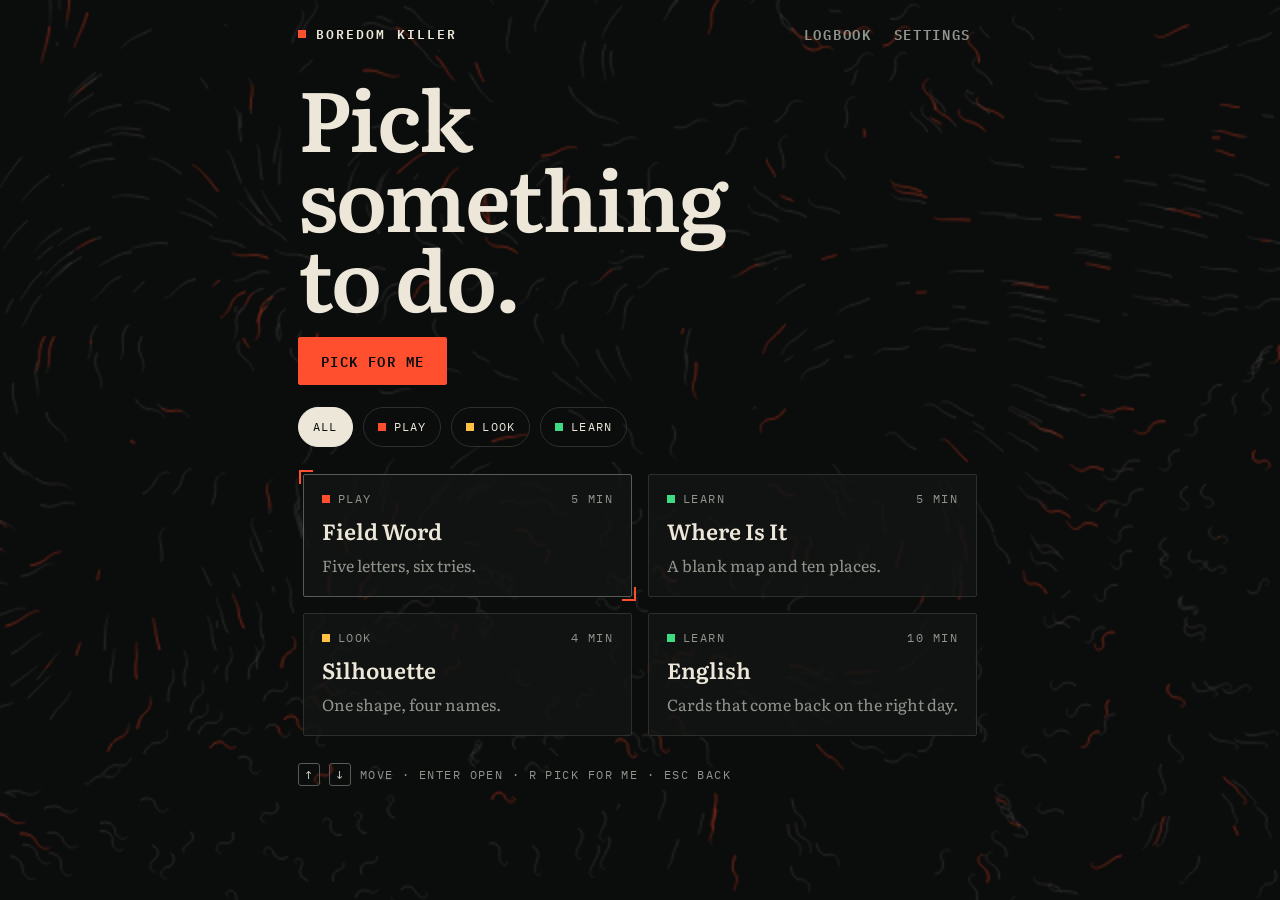
<file: app/index.html>
<!doctype html>
<html lang="es-AR">
<head>
<meta charset="utf-8">
<meta name="viewport" content="width=device-width, initial-scale=1, viewport-fit=cover">
<meta name="theme-color" content="#0b0c0c">
<meta name="color-scheme" content="dark">
<meta name="apple-mobile-web-app-capable" content="yes">
<meta name="mobile-web-app-capable" content="yes">
<meta name="apple-mobile-web-app-title" content="Boredom Killer">
<meta name="apple-mobile-web-app-status-bar-style" content="black">
<title>Boredom Killer</title>
<link rel="manifest" href="./manifest.json">
<link rel="icon" href="./iconos/icono-192.png" type="image/png">
<link rel="apple-touch-icon" href="./iconos/apple-touch-icon.png">
<link rel="stylesheet" href="./estilos/base.css">
<link rel="stylesheet" href="./estilos/app.css">
</head>
<body>
<canvas class="fondo" id="fondo" aria-hidden="true"></canvas>
<header class="cabecera">
  <a class="marca" id="marca" href="#/"><i class="punto" aria-hidden="true"></i><span></span></a>
  <nav class="nav"><a class="boton quieto" id="enlace-carnet" href="#/carnet"></a><a class="boton quieto" id="enlace-ajustes" href="#/ajustes"></a></nav>
</header>
<main id="vista"></main>
<script type="module" src="./nucleo/app.js"></script>
</body>
</html>
</file>
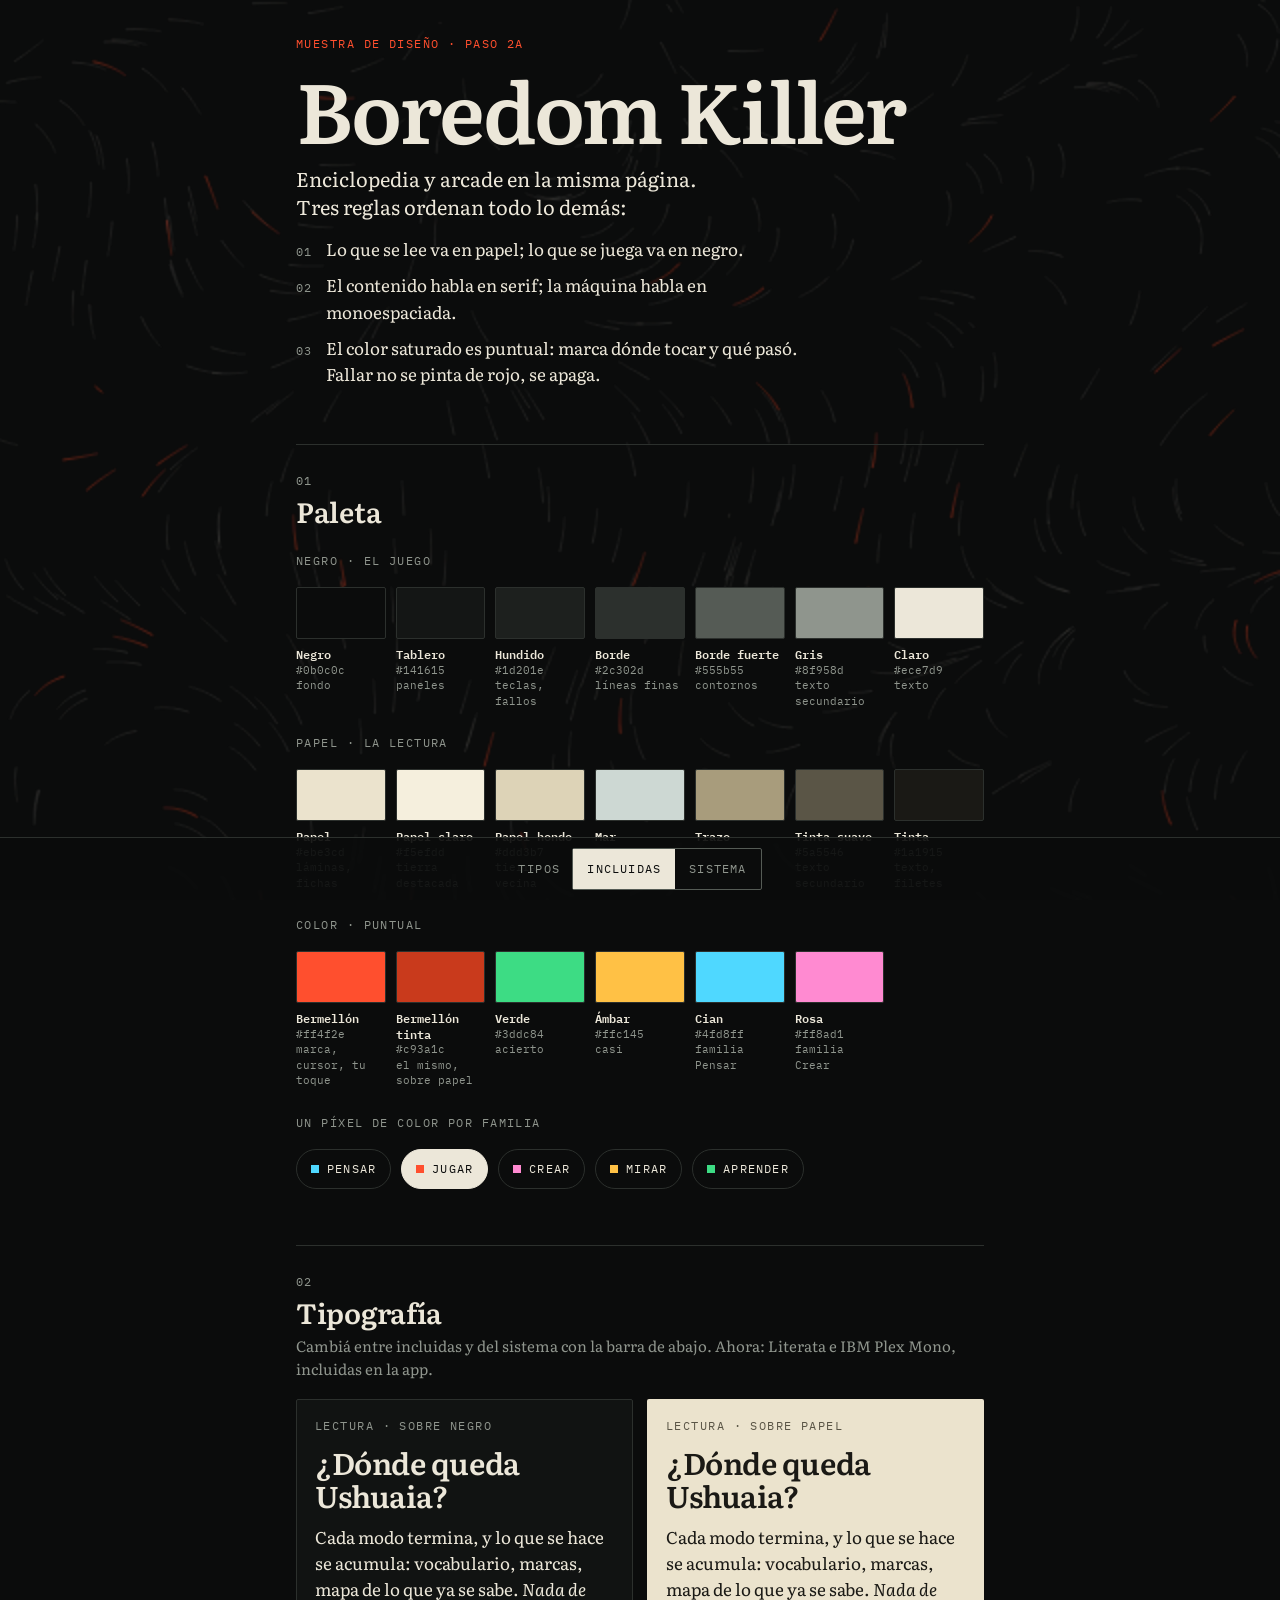
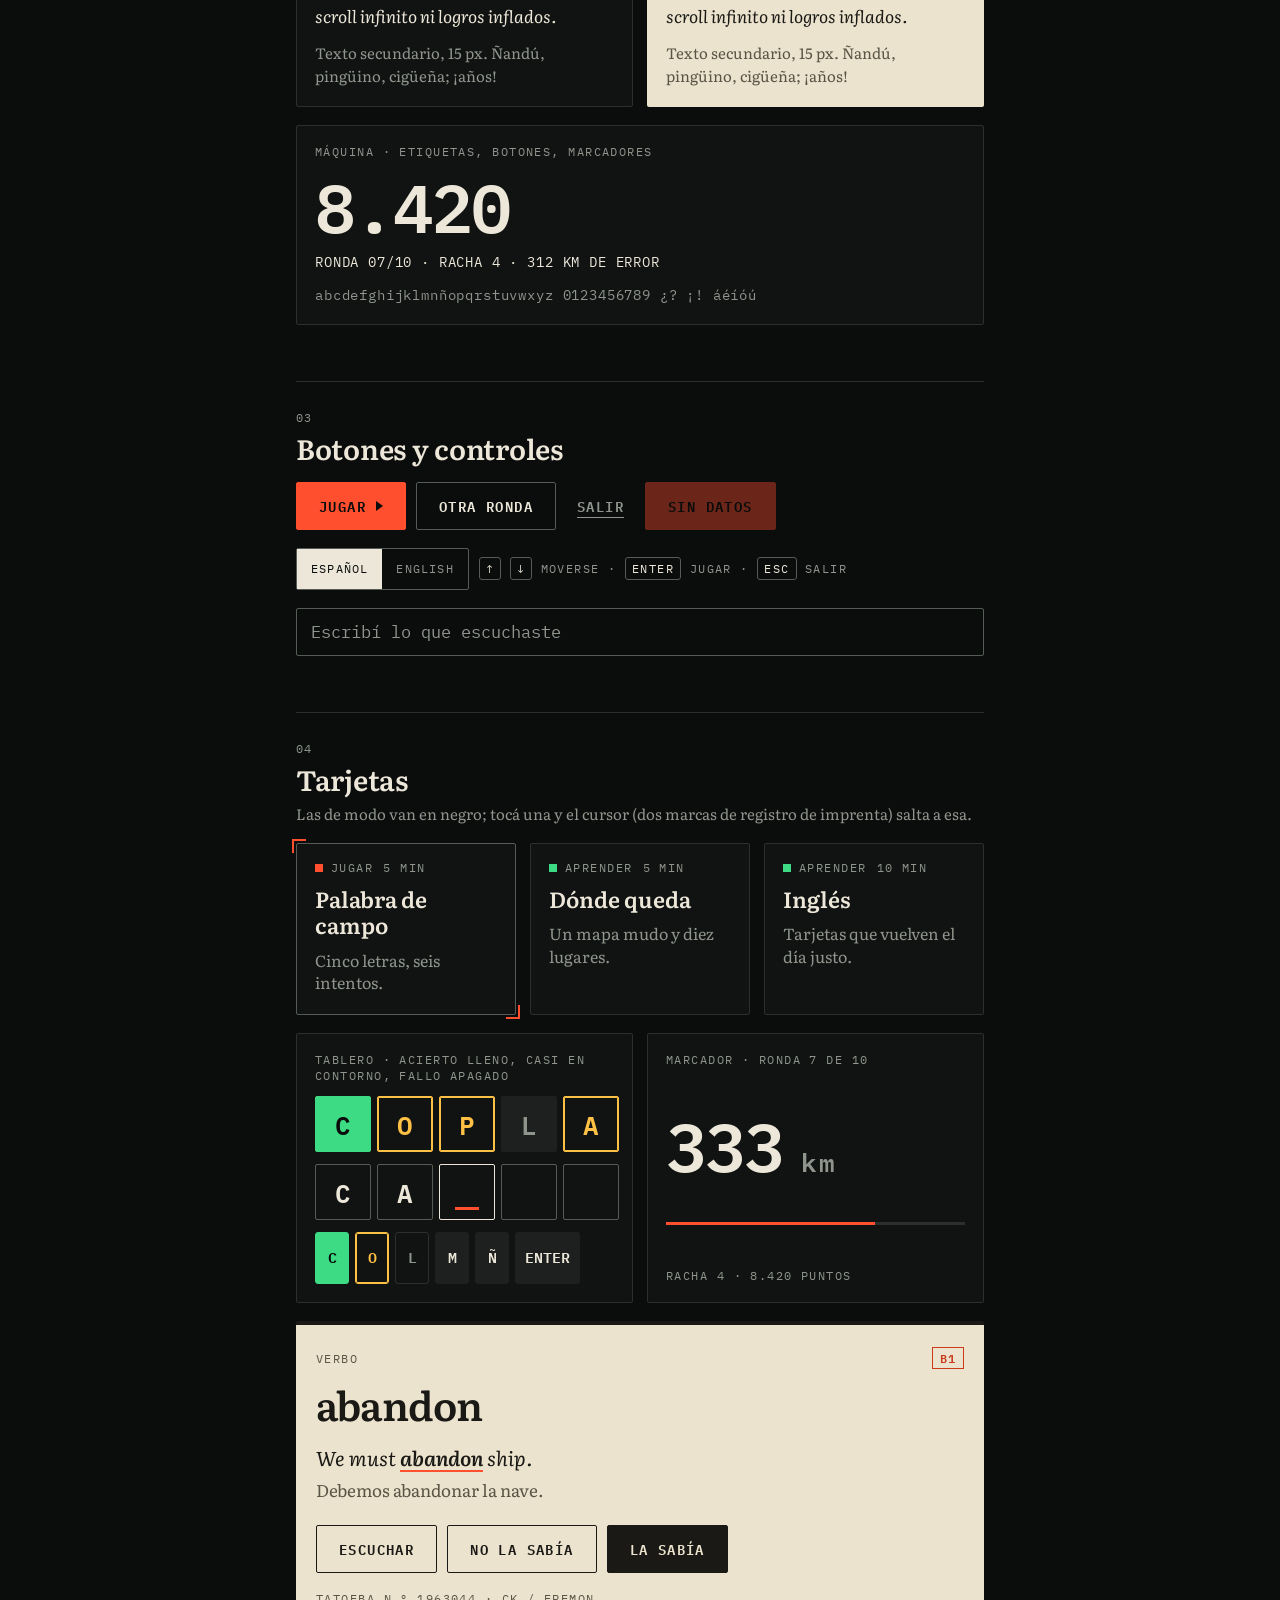
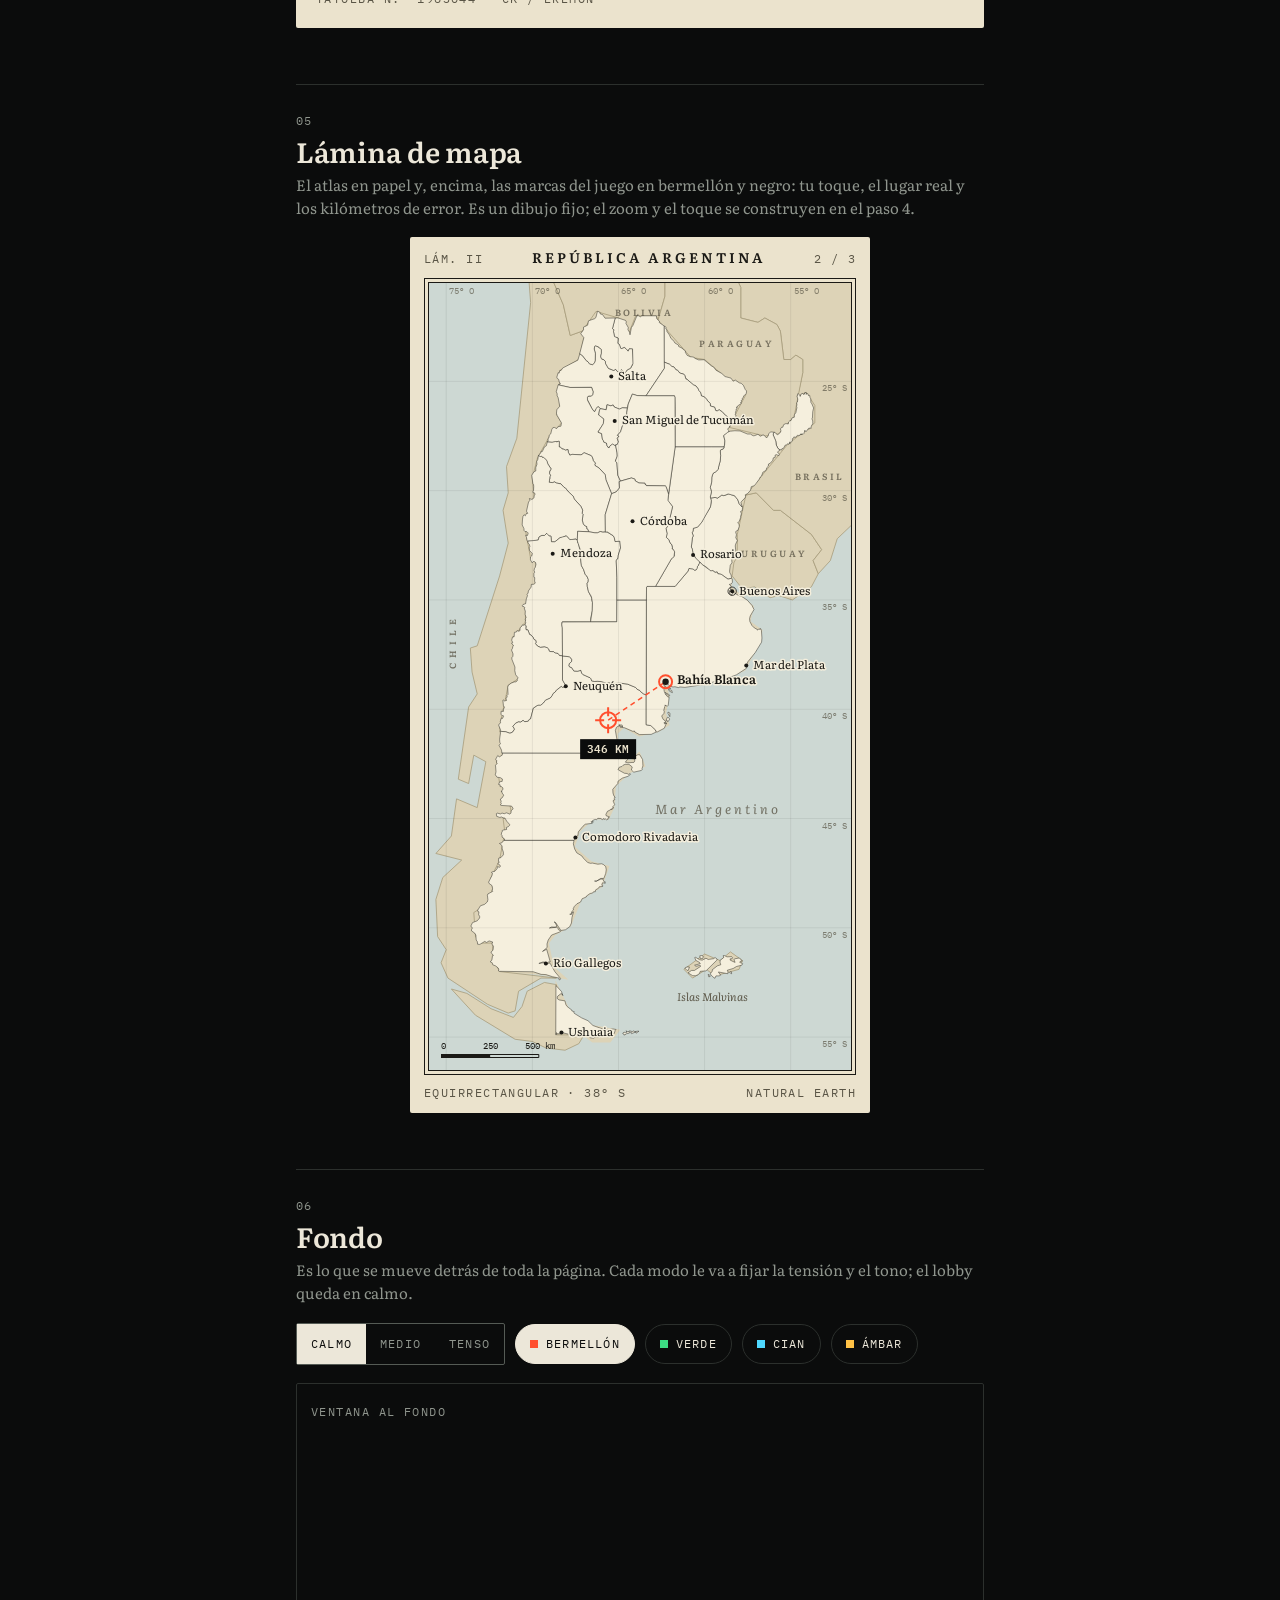
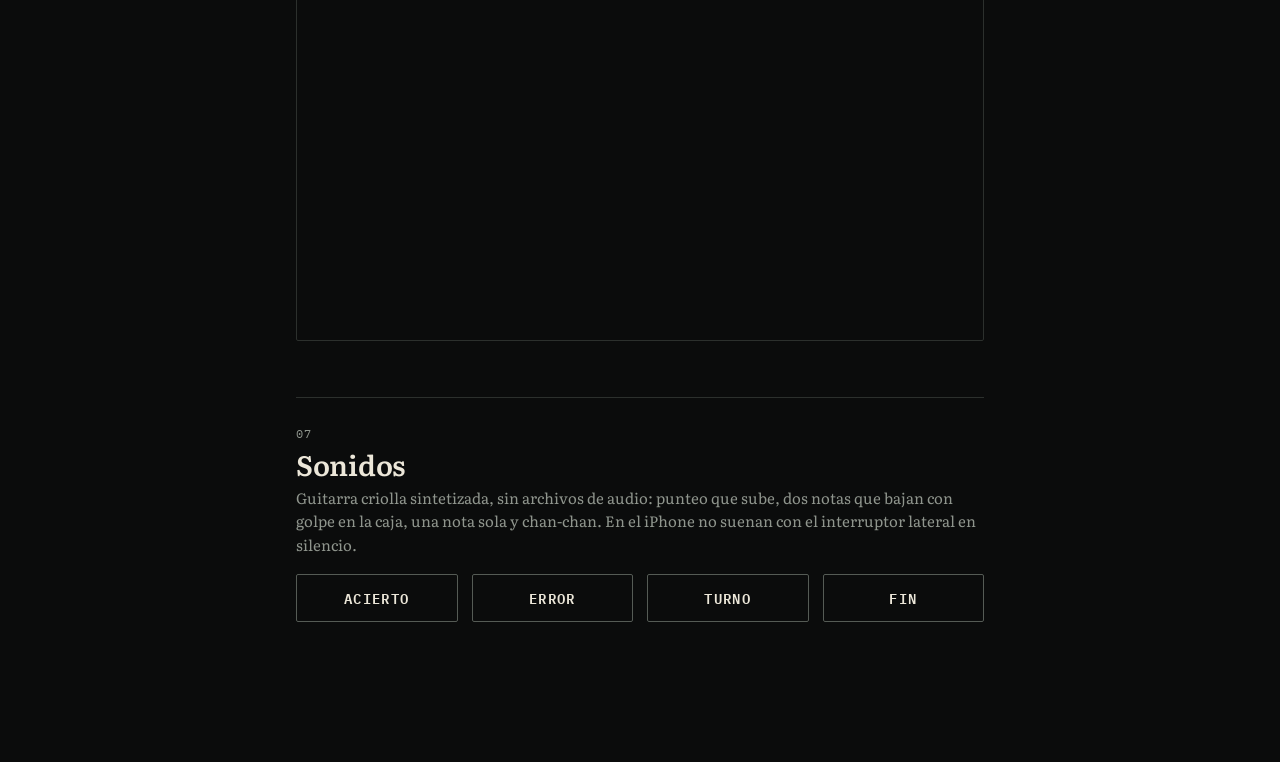
<file: muestra/index.html>
<!doctype html>
<html lang="es-AR">
<head>
<meta charset="utf-8">
<meta name="viewport" content="width=device-width, initial-scale=1, viewport-fit=cover">
<meta name="theme-color" content="#0b0c0c">
<title>Muestra de diseño — Boredom Killer</title>
<link rel="stylesheet" href="../app/estilos/base.css">
<link rel="stylesheet" href="./muestra.css">
</head>
<body>
<canvas class="fondo" id="fondo" aria-hidden="true"></canvas>

<main class="hoja">
  <header class="portada">
    <p class="etiqueta acento">Muestra de diseño · paso 2a</p>
    <h1>Boredom Killer</h1>
    <p class="bajada">Enciclopedia y arcade en la misma página. Tres reglas ordenan todo lo demás:</p>
    <ol class="reglas">
      <li><span class="etiqueta">01</span> Lo que se lee va en papel; lo que se juega va en negro.</li>
      <li><span class="etiqueta">02</span> El contenido habla en serif; la máquina habla en monoespaciada.</li>
      <li><span class="etiqueta">03</span> El color saturado es puntual: marca dónde tocar y qué pasó. Fallar no se pinta de rojo, se apaga.</li>
    </ol>
  </header>

  <section class="seccion" id="paleta">
    <header><p class="etiqueta">01</p><h2>Paleta</h2></header>
    <h3 class="etiqueta">Negro · el juego</h3>
    <div class="colores" data-colores="negro:Negro:fondo|tablero:Tablero:paneles|hundido:Hundido:teclas, fallos|borde:Borde:líneas finas|borde-fuerte:Borde fuerte:contornos|gris:Gris:texto secundario|claro:Claro:texto"></div>
    <h3 class="etiqueta">Papel · la lectura</h3>
    <div class="colores" data-colores="papel:Papel:láminas, fichas|papel-claro:Papel claro:tierra destacada|papel-hondo:Papel hondo:tierra vecina|mar:Mar:agua|trazo:Trazo:fronteras vecinas|tinta-suave:Tinta suave:texto secundario|tinta:Tinta:texto, filetes"></div>
    <h3 class="etiqueta">Color · puntual</h3>
    <div class="colores" data-colores="bermellon:Bermellón:marca, cursor, tu toque|bermellon-tinta:Bermellón tinta:el mismo, sobre papel|verde:Verde:acierto|ambar:Ámbar:casi|cian:Cian:familia Pensar|rosa:Rosa:familia Crear"></div>
    <h3 class="etiqueta">Un píxel de color por familia</h3>
    <div class="fila" id="sel-familia">
      <button class="chip f-pensar" aria-pressed="false"><i class="punto"></i>Pensar</button>
      <button class="chip f-jugar" aria-pressed="true"><i class="punto"></i>Jugar</button>
      <button class="chip f-crear" aria-pressed="false"><i class="punto"></i>Crear</button>
      <button class="chip f-mirar" aria-pressed="false"><i class="punto"></i>Mirar</button>
      <button class="chip f-aprender" aria-pressed="false"><i class="punto"></i>Aprender</button>
    </div>
  </section>

  <section class="seccion" id="tipos">
    <header><p class="etiqueta">02</p><h2>Tipografía</h2>
      <p class="nota">Cambiá entre incluidas y del sistema con la barra de abajo. Ahora: <span id="tipos-ahora"></span>.</p></header>
    <div class="dos">
      <div class="panel">
        <p class="etiqueta">Lectura · sobre negro</p>
        <h3 class="grande">¿Dónde queda Ushuaia?</h3>
        <p>Cada modo termina, y lo que se hace se acumula: vocabulario, marcas, mapa de lo que ya se sabe. <em>Nada de scroll infinito ni logros inflados.</em></p>
        <p class="nota">Texto secundario, 15 px. Ñandú, pingüino, cigüeña; ¡años!</p>
      </div>
      <div class="panel papel sin-borde">
        <p class="etiqueta">Lectura · sobre papel</p>
        <h3 class="grande">¿Dónde queda Ushuaia?</h3>
        <p>Cada modo termina, y lo que se hace se acumula: vocabulario, marcas, mapa de lo que ya se sabe. <em>Nada de scroll infinito ni logros inflados.</em></p>
        <p class="nota">Texto secundario, 15 px. Ñandú, pingüino, cigüeña; ¡años!</p>
      </div>
    </div>
    <div class="panel">
      <p class="etiqueta">Máquina · etiquetas, botones, marcadores</p>
      <p class="cifra">8.420</p>
      <p class="maquina">RONDA 07/10 · RACHA 4 · 312 KM DE ERROR</p>
      <p class="maquina tenue">abcdefghijklmnñopqrstuvwxyz 0123456789 ¿? ¡! áéíóú</p>
    </div>
  </section>

  <section class="seccion" id="botones">
    <header><p class="etiqueta">03</p><h2>Botones y controles</h2></header>
    <div class="fila">
      <button class="boton">Jugar <i class="flecha"></i></button>
      <button class="boton segundo">Otra ronda</button>
      <button class="boton quieto">Salir</button>
      <button class="boton" disabled>Sin datos</button>
    </div>
    <div class="fila">
      <div class="selector" id="sel-idioma" role="group" aria-label="Idioma">
        <button aria-pressed="true">Español</button><button aria-pressed="false">English</button>
      </div>
      <p class="etiqueta teclas"><kbd>↑</kbd> <kbd>↓</kbd> moverse · <kbd>Enter</kbd> jugar · <kbd>Esc</kbd> salir</p>
    </div>
    <input class="campo" type="text" placeholder="Escribí lo que escuchaste" autocomplete="off" autocapitalize="off" spellcheck="false" aria-label="Campo de ejemplo">
  </section>

  <section class="seccion" id="tarjetas">
    <header><p class="etiqueta">04</p><h2>Tarjetas</h2>
      <p class="nota">Las de modo van en negro; tocá una y el cursor (dos marcas de registro de imprenta) salta a esa.</p></header>
    <div class="grilla" id="lobby">
      <button class="tarjeta" aria-current="true">
        <span class="cabeza etiqueta"><span class="f-jugar"><i class="punto"></i>Jugar</span><span>5 min</span></span>
        <h3>Palabra de campo</h3>
        <span class="linea">Cinco letras, seis intentos.</span>
      </button>
      <button class="tarjeta">
        <span class="cabeza etiqueta"><span class="f-aprender"><i class="punto"></i>Aprender</span><span>5 min</span></span>
        <h3>Dónde queda</h3>
        <span class="linea">Un mapa mudo y diez lugares.</span>
      </button>
      <button class="tarjeta">
        <span class="cabeza etiqueta"><span class="f-aprender"><i class="punto"></i>Aprender</span><span>10 min</span></span>
        <h3>Inglés</h3>
        <span class="linea">Tarjetas que vuelven el día justo.</span>
      </button>
    </div>

    <div class="dos">
      <div class="panel tablero">
        <p class="etiqueta">Tablero · acierto lleno, casi en contorno, fallo apagado</p>
        <div class="casillas"><span class="casilla acierto">C</span><span class="casilla casi">O</span><span class="casilla casi">P</span><span class="casilla fallo">L</span><span class="casilla casi">A</span></div>
        <div class="casillas"><span class="casilla">C</span><span class="casilla">A</span><span class="casilla cursor"></span><span class="casilla"></span><span class="casilla"></span></div>
        <div class="fila teclado">
          <button class="tecla acierto">C</button><button class="tecla casi">O</button><button class="tecla fallo">L</button><button class="tecla">M</button><button class="tecla">Ñ</button><button class="tecla">Enter</button>
        </div>
      </div>
      <div class="panel marcador">
        <p class="etiqueta">Marcador · ronda 7 de 10</p>
        <p class="cifra">333<small> km</small></p>
        <div class="medidor" style="--v:70%"><i></i></div>
        <p class="etiqueta">Racha 4 · 8.420 puntos</p>
      </div>
    </div>

    <article class="ficha papel">
      <p class="cabeza etiqueta"><span>Verbo</span><span class="nivel">B1</span></p>
      <h3 class="voz">abandon</h3>
      <p class="ejemplo" lang="en">We must <b>abandon</b> ship.</p>
      <p class="traduccion">Debemos abandonar la nave.</p>
      <div class="fila">
        <button class="boton segundo">Escuchar</button>
        <button class="boton segundo">No la sabía</button>
        <button class="boton">La sabía</button>
      </div>
      <p class="etiqueta">Tatoeba n.º 1963044 · CK / Eremon</p>
    </article>
  </section>

  <section class="seccion" id="lamina">
    <header><p class="etiqueta">05</p><h2>Lámina de mapa</h2>
      <p class="nota">El atlas en papel y, encima, las marcas del juego en bermellón y negro: tu toque, el lugar real y los kilómetros de error. Es un dibujo fijo; el zoom y el toque se construyen en el paso 4.</p></header>
    <figure class="lamina papel">
      <div class="lamina-cabeza"><span class="etiqueta">Lám. II</span><span class="lamina-titulo">República Argentina</span><span class="etiqueta">2 / 3</span></div>
      <div class="lamina-cuadro"><canvas id="mapa" role="img" aria-label="Mapa de la Argentina con una jugada de ejemplo"></canvas></div>
      <figcaption class="lamina-pie etiqueta"><span>Equirrectangular · 38° S</span><span>Natural Earth</span></figcaption>
    </figure>
  </section>

  <section class="seccion" id="fondo-seccion">
    <header><p class="etiqueta">06</p><h2>Fondo</h2>
      <p class="nota">Es lo que se mueve detrás de toda la página. Cada modo le va a fijar la tensión y el tono; el lobby queda en calmo.</p></header>
    <div class="fila">
      <div class="selector" id="sel-fondo" role="group" aria-label="Intensidad del fondo">
        <button data-valor="0.1" aria-pressed="true">Calmo</button><button data-valor="0.5" aria-pressed="false">Medio</button><button data-valor="0.95" aria-pressed="false">Tenso</button>
      </div>
      <div class="fila" id="sel-tono" role="group" aria-label="Tono del fondo">
        <button class="chip f-jugar" data-valor="bermellon" aria-pressed="true"><i class="punto"></i>Bermellón</button>
        <button class="chip f-aprender" data-valor="verde" aria-pressed="false"><i class="punto"></i>Verde</button>
        <button class="chip f-pensar" data-valor="cian" aria-pressed="false"><i class="punto"></i>Cian</button>
        <button class="chip f-mirar" data-valor="ambar" aria-pressed="false"><i class="punto"></i>Ámbar</button>
      </div>
    </div>
    <div class="ventana"><span class="etiqueta">Ventana al fondo</span></div>
  </section>

  <section class="seccion" id="sonidos">
    <header><p class="etiqueta">07</p><h2>Sonidos</h2>
      <p class="nota">Guitarra criolla sintetizada, sin archivos de audio: punteo que sube, dos notas que bajan con golpe en la caja, una nota sola y chan-chan. En el iPhone no suenan con el interruptor lateral en silencio.</p></header>
    <div class="grilla">
      <button class="boton segundo" data-sonido="acierto">Acierto</button>
      <button class="boton segundo" data-sonido="error">Error</button>
      <button class="boton segundo" data-sonido="turno">Turno</button>
      <button class="boton segundo" data-sonido="fin">Fin</button>
    </div>
  </section>
</main>

<div class="barra">
  <span class="etiqueta">Tipos</span>
  <div class="selector" id="sel-tipos" role="group" aria-label="Tipografías">
    <button data-valor="incluidas" aria-pressed="true">Incluidas</button><button data-valor="sistema" aria-pressed="false">Sistema</button>
  </div>
</div>

<script type="module" src="./muestra.js"></script>
</body>
</html>
</file>
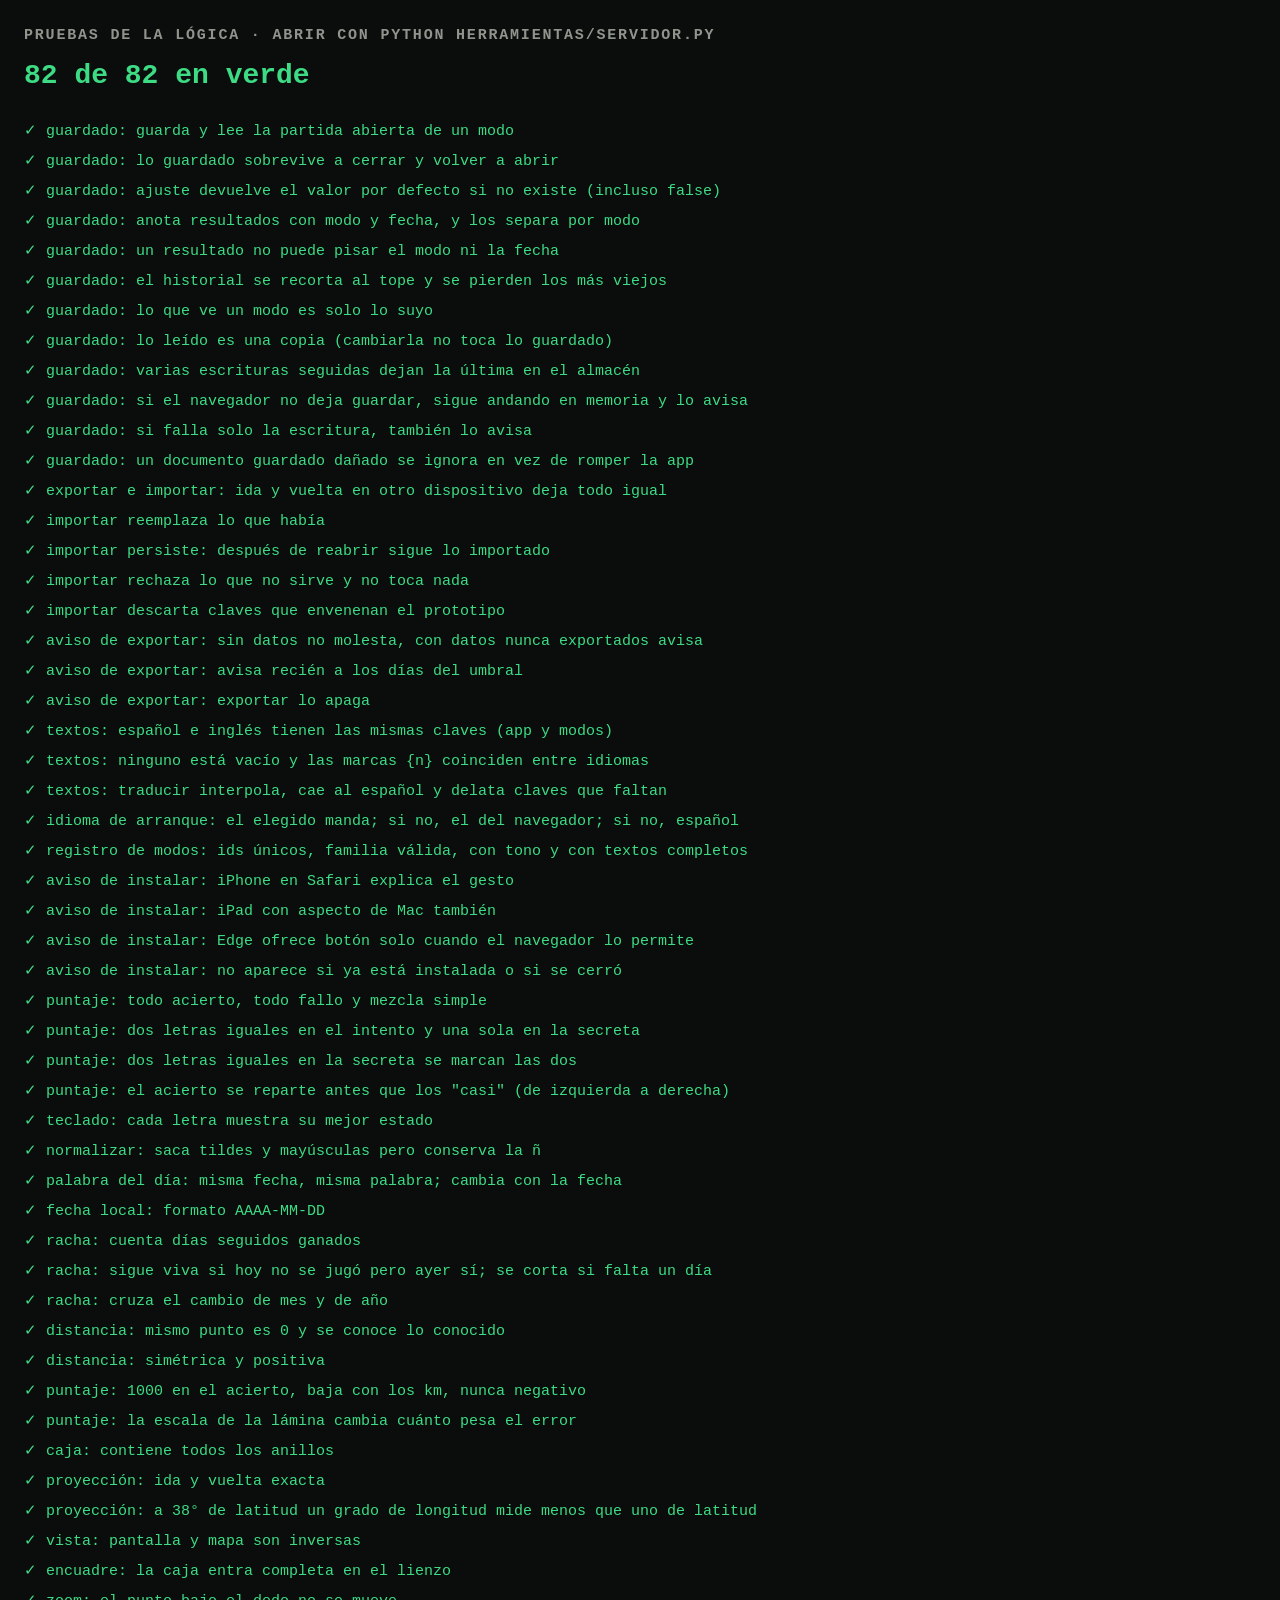
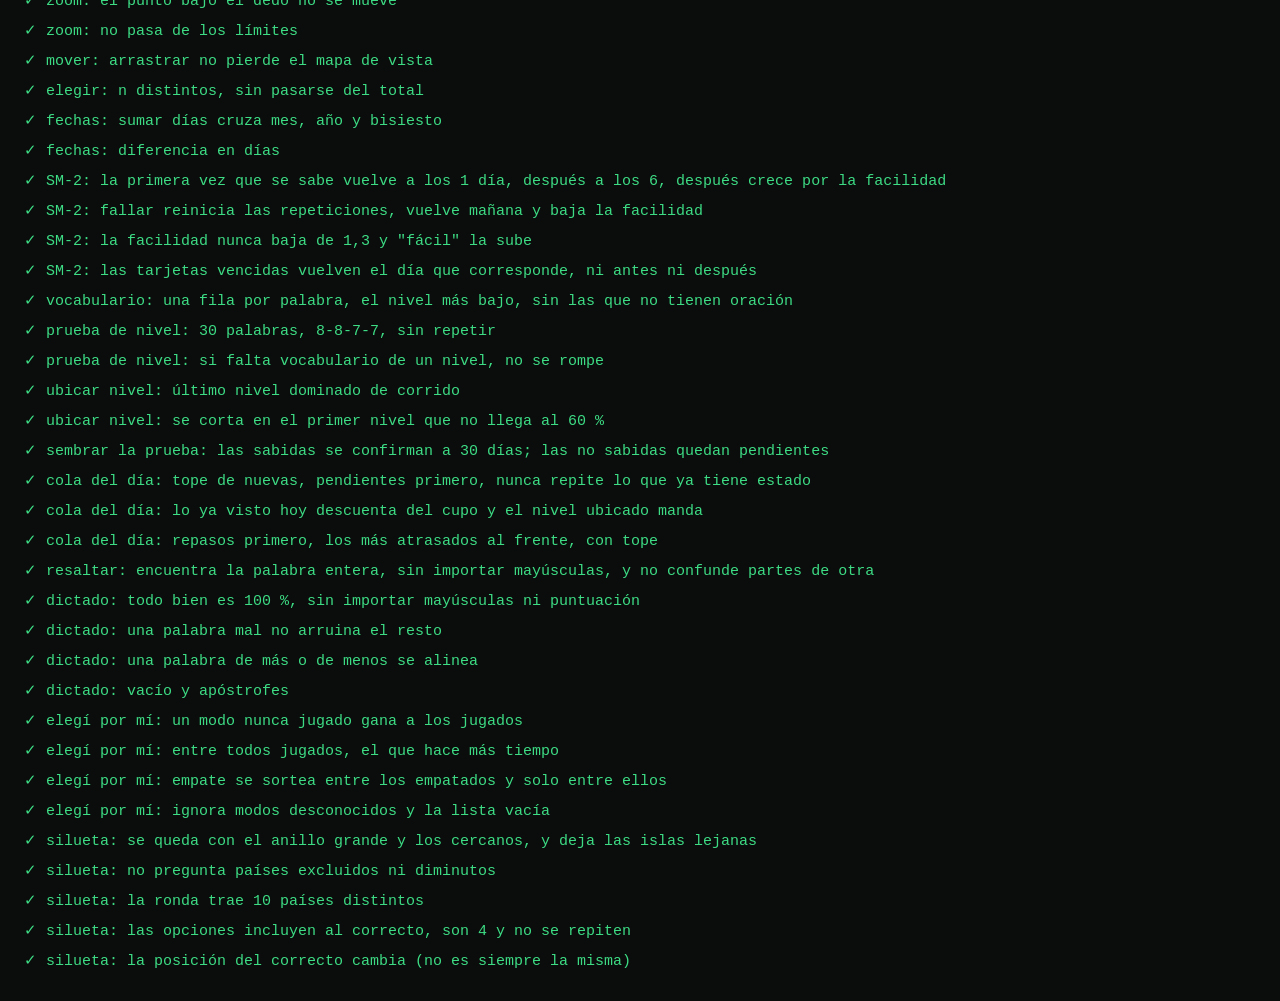
<file: pruebas/index.html>
<!doctype html>
<html lang="es">
<head>
<meta charset="utf-8">
<meta name="viewport" content="width=device-width, initial-scale=1">
<title>Pruebas — Boredom Killer</title>
<style>
  body { margin: 0; padding: 24px; background: #0b0c0c; color: #ece7d9; font: 15px/1.6 ui-monospace, Consolas, monospace; }
  h1 { font-size: 15px; letter-spacing: .12em; text-transform: uppercase; color: #8f958d; margin: 0 0 6px; }
  #resumen { font-size: 28px; font-weight: 600; margin: 0 0 18px; }
  ul { list-style: none; margin: 0; padding: 0; }
  li { padding: 3px 0; }
  .ok { color: #3ddc84; }
  .mal { color: #ff4f2e; }
</style>
</head>
<body>
<h1>Pruebas de la lógica · abrir con python herramientas/servidor.py</h1>
<p id="resumen">corriendo…</p>
<ul id="lista"></ul>
<script type="module">
  import { correr } from './corredor.js';
  import './guardado.test.js';
  import './textos.test.js';
  import './instalar.test.js';
  import './palabra.test.js';
  import './geo.test.js';
  import './ingles.test.js';
  import './elegir.test.js';
  import './silueta.test.js';
  await correr();
</script>
</body>
</html>
</file>
<file: app/estilos/base.css>
/* Boredom Killer — estilos base.
   Dos registros: NEGRO (lo que se juega: tablero, marcadores) y PAPEL (lo que se lee: láminas, fichas).
   Dos voces: --lectura (serif, el contenido) y --maquina (monoespaciada, todo lo que dice la app).
   El color saturado es puntual: marca dónde tocar y qué pasó. Fallar no se pinta de rojo: se apaga. */

@font-face { font-family: "Literata"; font-style: normal; font-weight: 400 700; font-display: swap; src: url("./fuentes/literata-latin.woff2") format("woff2"); }
@font-face { font-family: "Literata"; font-style: italic; font-weight: 400 700; font-display: swap; src: url("./fuentes/literata-latin-cursiva.woff2") format("woff2"); }
@font-face { font-family: "IBM Plex Mono"; font-style: normal; font-weight: 400; font-display: swap; src: url("./fuentes/plexmono-latin-400.woff2") format("woff2"); }
@font-face { font-family: "IBM Plex Mono"; font-style: normal; font-weight: 600; font-display: swap; src: url("./fuentes/plexmono-latin-600.woff2") format("woff2"); }

:root {
  /* Registro negro */
  --negro: #0b0c0c;
  --tablero: #141615;
  --hundido: #1d201e;
  --borde: #2c302d;
  --borde-fuerte: #555b55;
  --claro: #ece7d9;
  --gris: #8f958d;
  /* Registro papel */
  --papel: #ebe3cd;
  --papel-claro: #f5efdd;
  --papel-hondo: #ddd3b7;
  --tinta: #1a1915;
  --tinta-suave: #5a5546;
  --trazo: #a89c7c;
  --mar: #cdd8d3;
  /* Color saturado */
  --bermellon: #ff4f2e;
  --bermellon-tinta: #c93a1c; /* el mismo rojo, para texto sobre papel */
  --verde: #3ddc84;
  --ambar: #ffc145;
  --cian: #4fd8ff;
  --rosa: #ff8ad1;
  /* Voces */
  --lectura: "Literata", "Iowan Old Style", "Sitka Text", Georgia, serif;
  --maquina: "IBM Plex Mono", ui-monospace, "SF Mono", Menlo, "Cascadia Mono", Consolas, monospace;
  /* Medidas */
  --radio: 2px;
  --toque: 48px;
  --columna: 720px;
  color-scheme: dark;
}

*, *::before, *::after { box-sizing: border-box; }
html { background: var(--negro); -webkit-text-size-adjust: 100%; }
body {
  margin: 0; color: var(--claro);
  font: 400 17px/1.55 var(--lectura);
  -webkit-font-smoothing: antialiased; -webkit-tap-highlight-color: transparent;
}
[hidden] { display: none !important; }
h1, h2, h3, p, figure { margin: 0; }
h1 { font: 600 clamp(44px, 12vw, 84px)/.95 var(--lectura); letter-spacing: -.025em; text-wrap: balance; }
h2 { font: 600 28px/1.15 var(--lectura); letter-spacing: -.01em; }
h3 { font: 600 22px/1.2 var(--lectura); }
:focus-visible { outline: 2px solid var(--claro); outline-offset: 3px; }
::selection { background: var(--bermellon); color: var(--negro); }

/* Fondo animado: detrás de todo, no recibe toques */
.fondo { position: fixed; top: 0; left: 0; width: 100%; height: 100vh; height: 100lvh; z-index: -1; pointer-events: none; }

/* Voz de la máquina */
.etiqueta { font: 400 12px/1.35 var(--maquina); letter-spacing: .12em; text-transform: uppercase; color: var(--gris); }
.cifra { font: 600 clamp(44px, 13vw, 68px)/1 var(--maquina); letter-spacing: -.03em; font-variant-numeric: tabular-nums; }
.nota { font-size: 15px; color: var(--gris); }
kbd { font: 400 12px/1 var(--maquina); padding: 3px 6px; border: 1px solid var(--borde-fuerte); border-radius: 3px; color: var(--claro); }

/* Punto de familia: un píxel de color */
.punto { display: inline-block; width: 8px; height: 8px; background: var(--color, var(--gris)); flex: none; }
.f-pensar { --color: var(--cian); }
.f-jugar { --color: var(--bermellon); }
.f-crear { --color: var(--rosa); }
.f-mirar { --color: var(--ambar); }
.f-aprender { --color: var(--verde); }

/* Botones */
.boton {
  display: inline-flex; align-items: center; justify-content: center; gap: 10px;
  min-height: var(--toque); padding: 0 22px;
  font: 600 14px/1 var(--maquina); letter-spacing: .1em; text-transform: uppercase;
  color: var(--negro); background: var(--bermellon);
  border: 1px solid var(--bermellon); border-radius: var(--radio);
  cursor: pointer; touch-action: manipulation; -webkit-user-select: none; user-select: none;
  transition: transform .06s, background-color .12s, border-color .12s, color .12s;
}
.boton:active { transform: translateY(1px); }
.boton.segundo { background: transparent; color: var(--claro); border-color: var(--borde-fuerte); }
.boton.quieto { background: transparent; border-color: transparent; color: var(--gris); padding: 0 10px; text-decoration: underline; text-underline-offset: 5px; }
.boton:disabled { opacity: .4; cursor: not-allowed; }
.boton .flecha { width: 0; height: 0; border-left: 7px solid currentColor; border-top: 5px solid transparent; border-bottom: 5px solid transparent; }
@media (hover: hover) {
  .boton:not(:disabled):hover { background: #ff6c50; border-color: #ff6c50; }
  .boton.segundo:not(:disabled):hover { background: transparent; border-color: var(--claro); }
  .boton.quieto:not(:disabled):hover { background: transparent; border-color: transparent; color: var(--claro); }
}

/* Chips (filtros) y selector (una opción entre pocas) */
.chip {
  display: inline-flex; align-items: center; gap: 8px; min-height: 40px; padding: 0 14px;
  font: 400 12px/1 var(--maquina); letter-spacing: .1em; text-transform: uppercase;
  color: var(--claro); background: transparent; border: 1px solid var(--borde); border-radius: 999px;
  cursor: pointer; touch-action: manipulation;
}
.chip[aria-pressed="true"] { background: var(--claro); color: var(--negro); border-color: var(--claro); }
.selector { display: inline-flex; border: 1px solid var(--borde-fuerte); border-radius: var(--radio); background: var(--negro); }
.selector button {
  min-height: 40px; padding: 0 14px; border: 0; background: transparent; color: var(--gris);
  font: 400 12px/1 var(--maquina); letter-spacing: .1em; text-transform: uppercase; cursor: pointer; touch-action: manipulation;
}
.selector button[aria-pressed="true"] { background: var(--claro); color: var(--negro); }

/* Campo de texto (17px: debajo de 16 el iPhone hace zoom al enfocar) */
.campo {
  width: 100%; min-height: var(--toque); padding: 0 14px;
  font: 400 17px/1 var(--maquina); color: var(--claro); background: var(--negro);
  border: 1px solid var(--borde-fuerte); border-radius: var(--radio);
}
.campo::placeholder { color: var(--gris); }
.campo:focus { outline: none; border-color: var(--bermellon); }

/* Panel negro: tablero, marcador */
.panel { background: rgba(20, 22, 21, .84); border: 1px solid var(--borde); border-radius: var(--radio); padding: 18px; }
.medidor { height: 3px; background: var(--borde); }
.medidor > i { display: block; height: 100%; width: var(--v, 0%); background: var(--bermellon); }

/* Tarjeta de modo (lobby). El cursor de selección son dos marcas de registro de imprenta. */
.tarjeta {
  position: relative; display: flex; flex-direction: column; gap: 10px; width: 100%;
  padding: 16px 18px 20px; text-align: left; font: inherit; color: inherit; text-decoration: none;
  background: rgba(20, 22, 21, .84); border: 1px solid var(--borde); border-radius: var(--radio);
  cursor: pointer; touch-action: manipulation;
}
.tarjeta .cabeza { display: flex; justify-content: space-between; align-items: center; gap: 10px; }
.tarjeta .cabeza > span { display: inline-flex; align-items: center; gap: 8px; }
.tarjeta .linea { color: var(--gris); font-size: 16px; line-height: 1.4; }
.tarjeta::before, .tarjeta::after { content: ""; position: absolute; width: 14px; height: 14px; border: 2px solid var(--bermellon); opacity: 0; transition: opacity .1s; }
.tarjeta::before { top: -5px; left: -5px; border-right: 0; border-bottom: 0; }
.tarjeta::after { bottom: -5px; right: -5px; border-left: 0; border-top: 0; }
.tarjeta:focus-visible { outline: none; }
.tarjeta:focus-visible, .tarjeta[aria-current="true"] { border-color: var(--borde-fuerte); }
.tarjeta:focus-visible::before, .tarjeta:focus-visible::after,
.tarjeta[aria-current="true"]::before, .tarjeta[aria-current="true"]::after { opacity: 1; }

/* Casillas y teclas (Palabra de campo). Acierto = lleno; casi = solo contorno; fallo = apagado. */
.casillas { display: flex; gap: 6px; }
.casilla {
  flex: none; width: clamp(44px, 15vw, 56px); aspect-ratio: 1; display: grid; place-items: center;
  font: 600 26px/1 var(--maquina); text-transform: uppercase; color: var(--claro);
  border: 1px solid var(--borde-fuerte); border-radius: var(--radio);
}
.tecla {
  min-width: 34px; height: 52px; padding: 0 9px; border: 1px solid transparent; border-radius: 3px;
  font: 600 15px/1 var(--maquina); text-transform: uppercase; color: var(--claro); background: var(--hundido);
  cursor: pointer; touch-action: manipulation;
}
.casilla.acierto, .tecla.acierto { background: var(--verde); border-color: var(--verde); color: var(--negro); }
.casilla.casi, .tecla.casi { background: transparent; border-color: var(--ambar); color: var(--ambar); box-shadow: inset 0 0 0 1px var(--ambar); }
.casilla.fallo { background: var(--hundido); border-color: var(--hundido); color: var(--gris); }
.tecla.fallo { background: transparent; border-color: var(--borde); color: var(--gris); }
.casilla.cursor::after { content: ""; width: 44%; height: 3px; margin-top: 62%; background: var(--bermellon); animation: parpadeo 1s steps(1) infinite; }
.casilla.cursor { border-color: var(--claro); }
@keyframes parpadeo { 50% { opacity: 0; } }

/* Registro papel */
.papel { background: var(--papel); color: var(--tinta); color-scheme: light; }
.papel :focus-visible { outline-color: var(--tinta); }
.papel .etiqueta, .papel .nota { color: var(--tinta-suave); }
.papel .boton { background: var(--tinta); border-color: var(--tinta); color: var(--papel); }
.papel .boton.segundo { background: transparent; color: var(--tinta); border-color: var(--tinta); }
@media (hover: hover) {
  .papel .boton:not(:disabled):hover { background: #34322a; border-color: #34322a; }
  .papel .boton.segundo:not(:disabled):hover { background: var(--papel-hondo); border-color: var(--tinta); }
}

/* Ficha de lectura: entrada de diccionario */
.ficha { padding: 22px 20px 20px; border-radius: var(--radio); border-top: 4px solid var(--tinta); }
.ficha .cabeza { display: flex; justify-content: space-between; align-items: baseline; gap: 10px; }
.ficha .voz { font: 600 40px/1.05 var(--lectura); letter-spacing: -.02em; margin-top: 14px; }
.ficha .ejemplo { font-style: italic; font-size: 20px; line-height: 1.4; margin-top: 18px; }
.ficha .ejemplo b { font-weight: 600; text-decoration: underline; text-decoration-color: var(--bermellon); text-decoration-thickness: 2px; text-underline-offset: 4px; }
.ficha .traduccion { color: var(--tinta-suave); margin-top: 6px; }
.nivel { font: 600 12px/1 var(--maquina); letter-spacing: .08em; padding: 4px 7px; border: 1px solid currentColor; color: var(--bermellon-tinta); }

/* Lámina de atlas: doble filete alrededor del cuadro, título en versales espaciadas */
.lamina { padding: 12px 14px; border-radius: var(--radio); }
.lamina-cabeza, .lamina-pie { display: flex; justify-content: space-between; align-items: baseline; gap: 10px; }
.lamina-titulo { font: 600 14px/1.2 var(--lectura); letter-spacing: .22em; text-transform: uppercase; text-align: center; }
.lamina-cuadro { margin: 14px 4px; border: 1px solid var(--tinta); outline: 1px solid var(--tinta); outline-offset: 3px; line-height: 0; }
.lamina-cuadro canvas { display: block; width: 100%; }

@media (prefers-reduced-motion: reduce) { * { transition: none !important; animation: none !important; } }
</file>
<file: app/estilos/app.css>
/* Boredom Killer — estilos de la app (lobby, ajustes, modos). Lo compartido está en base.css. */

body { min-height: 100vh; padding: env(safe-area-inset-top) env(safe-area-inset-right) env(safe-area-inset-bottom) env(safe-area-inset-left); }

.cabecera { display: flex; justify-content: space-between; align-items: center; max-width: var(--columna); margin: 0 auto; padding: 10px 18px 0; }
.marca { display: inline-flex; align-items: center; gap: 10px; min-height: var(--toque); font: 600 13px/1 var(--maquina); letter-spacing: .16em; text-transform: uppercase; color: var(--claro); text-decoration: none; }
.marca .punto { background: var(--bermellon); }
.nav { display: flex; }
.cabecera .boton.quieto { text-decoration: none; letter-spacing: .12em; }

#vista { max-width: var(--columna); margin: 0 auto; padding: 18px 18px 72px; }
#vista > section { display: flex; flex-direction: column; gap: 22px; }
.entra { animation: entra .24s ease-out both; }
@keyframes entra { from { opacity: 0; transform: translateY(8px); } }

.lobby h1 { max-width: 12ch; }
.titulo-chico { font: 600 clamp(32px, 9vw, 48px)/1 var(--lectura); letter-spacing: -.02em; }
.grilla { display: grid; grid-template-columns: repeat(auto-fill, minmax(230px, 1fr)); gap: 16px; padding: 5px; }
.fila { display: flex; flex-wrap: wrap; gap: 10px; align-items: center; }
.bloque { display: flex; flex-direction: column; align-items: flex-start; gap: 12px; padding-bottom: 22px; border-bottom: 1px solid var(--borde); }
.bloque:last-child { border-bottom: 0; }
.aviso { display: flex; flex-direction: column; gap: 12px; border-left: 3px solid var(--bermellon); }
.alerta { color: var(--ambar); }
.teclas { margin-top: 4px; }
@media (hover: none) { .teclas { display: none; } }

.modo-cabeza { display: flex; justify-content: space-between; align-items: center; }
.modo-cabeza .boton.quieto { padding-left: 0; text-decoration: none; }
.pendiente { display: flex; flex-direction: column; gap: 10px; }

/* Palabra de campo */
.palabra-mesa { display: flex; flex-direction: column; align-items: center; gap: 18px; }
.palabra-tablero { display: flex; flex-direction: column; gap: 6px; }
.palabra-aviso { min-height: 1.5em; text-align: center; }
.teclado { display: flex; flex-direction: column; gap: 6px; width: 100%; max-width: 480px; }
.fila-teclas { display: flex; justify-content: center; gap: 5px; }
.teclado .tecla { flex: 1 1 0; min-width: 0; padding: 0; }
.teclado .tecla.ancha { flex: 1.6 1 0; font-size: 12px; }
.palabra-resultado { display: flex; flex-direction: column; gap: 12px; }
.cifra-chica { font: 600 24px/1.2 var(--maquina); letter-spacing: -.01em; }

/* Dónde queda */
.mapa-cabeza { display: flex; flex-direction: column; gap: 6px; }
.mapa-lienzo { touch-action: none; cursor: crosshair; max-height: 58vh; }
.mapa-fin { display: flex; flex-direction: column; gap: 12px; }

/* Inglés */
.ing-panel { display: flex; flex-direction: column; gap: 14px; align-items: flex-start; }
.ing-dorso { display: flex; flex-direction: column; gap: 12px; margin-top: 14px; }
.ficha > .fila, .ficha > div { margin-top: 14px; }
.ing-salida { display: flex; flex-direction: column; gap: 10px; width: 100%; }
.dic-linea { font-size: 20px; line-height: 1.5; }
.dic-ok { color: var(--verde); }
.dic-mal { color: var(--gris); text-decoration: line-through; text-decoration-color: var(--ambar); }

/* Carnet */
.carnet { display: grid; grid-template-columns: 1fr auto; gap: 8px 18px; margin: 0; width: 100%; }
.carnet dd { margin: 0; font: 600 17px/1.2 var(--maquina); text-align: right; }
.carnet dt { align-self: center; }

/* Cabecera angosta: la marca no se parte en dos renglones */
.marca { white-space: nowrap; }
@media (max-width: 420px) { .cabecera .boton.quieto { padding: 0 6px; letter-spacing: .06em; font-size: 12px; } .marca { letter-spacing: .1em; } }

/* Silueta */
.silueta-lienzo { aspect-ratio: 4 / 3; max-height: 42vh; }
.silueta-opciones { display: grid; grid-template-columns: repeat(auto-fit, minmax(210px, 1fr)); gap: 10px; }
.silueta-opcion { justify-content: flex-start; text-align: left; min-height: var(--toque); height: auto; padding: 10px 16px; line-height: 1.25; text-transform: none; letter-spacing: .02em; font-size: 15px; }
.silueta-opcion:disabled { opacity: .45; cursor: default; }
.silueta-opcion.es-correcta:disabled { opacity: 1; background: var(--verde); border-color: var(--verde); color: var(--negro); }
.silueta-opcion.es-errada:disabled { text-decoration: line-through; }
.silueta-fin { display: flex; flex-direction: column; gap: 12px; }

/* El cuerpo de cualquier modo separa sus bloques */
.modo-cuerpo { display: flex; flex-direction: column; gap: 18px; }
</file>
<file: muestra/muestra.css>
/* Solo la disposición de la página de muestra. Los componentes viven en app/estilos/base.css. */
/* Para comparar con la barra de abajo: las tipografías que ya trae cada aparato */
:root[data-tipos="sistema"] {
  --lectura: "Iowan Old Style", "Sitka Text", Georgia, serif;
  --maquina: ui-monospace, "SF Mono", Menlo, "Cascadia Mono", Consolas, monospace;
}
.hoja { max-width: var(--columna); margin: 0 auto; padding: 36px 16px 140px; }
.portada { display: flex; flex-direction: column; gap: 16px; }
.acento { color: var(--bermellon); }
.bajada { font-size: 20px; line-height: 1.4; max-width: 34ch; }
.reglas { list-style: none; margin: 0; padding: 0; display: flex; flex-direction: column; gap: 10px; max-width: 52ch; }
.reglas li { display: grid; grid-template-columns: 30px 1fr; align-items: baseline; }

.seccion { margin-top: 56px; padding-top: 28px; border-top: 1px solid var(--borde); display: flex; flex-direction: column; gap: 18px; }
.seccion > header { display: flex; flex-direction: column; gap: 6px; }
.seccion > h3.etiqueta { margin-top: 8px; }
.fila { display: flex; flex-wrap: wrap; gap: 10px; align-items: center; }
.grilla { display: grid; grid-template-columns: repeat(auto-fit, minmax(150px, 1fr)); gap: 14px; }
#lobby { grid-template-columns: repeat(auto-fit, minmax(210px, 1fr)); }
.dos { display: grid; grid-template-columns: repeat(auto-fit, minmax(280px, 1fr)); gap: 14px; }

.colores { display: grid; grid-template-columns: repeat(auto-fill, minmax(80px, 1fr)); gap: 12px 10px; }
.color i { display: block; height: 52px; border: 1px solid var(--borde); border-radius: var(--radio); }
.color b { display: block; margin-top: 8px; font: 600 12px/1.3 var(--maquina); }
.color span { display: block; font: 400 11px/1.4 var(--maquina); color: var(--gris); }

.panel { display: flex; flex-direction: column; gap: 12px; }
.sin-borde { border-color: transparent; }
.grande { font-size: 30px; line-height: 1.1; letter-spacing: -.015em; }
.maquina { font: 400 14px/1.5 var(--maquina); letter-spacing: .06em; overflow-wrap: anywhere; }
.tenue { color: var(--gris); }
.teclas { line-height: 2.2; }
.teclado { gap: 6px; }
.cifra small { font-size: .38em; letter-spacing: .08em; color: var(--gris); }
.marcador { justify-content: space-between; }
.ficha { display: flex; flex-direction: column; }
.ficha .fila { margin: 22px 0 18px; }

.lamina { width: 100%; max-width: 460px; align-self: center; }
.ventana { height: 62vh; min-height: 320px; border: 1px solid var(--borde); border-radius: var(--radio); padding: 12px 14px; }

.barra {
  position: fixed; left: 0; right: 0; bottom: 0; z-index: 5;
  display: flex; align-items: center; justify-content: center; gap: 12px;
  padding: 10px 16px calc(10px + env(safe-area-inset-bottom));
  background: rgba(11, 12, 12, .92); border-top: 1px solid var(--borde);
}
</file>
